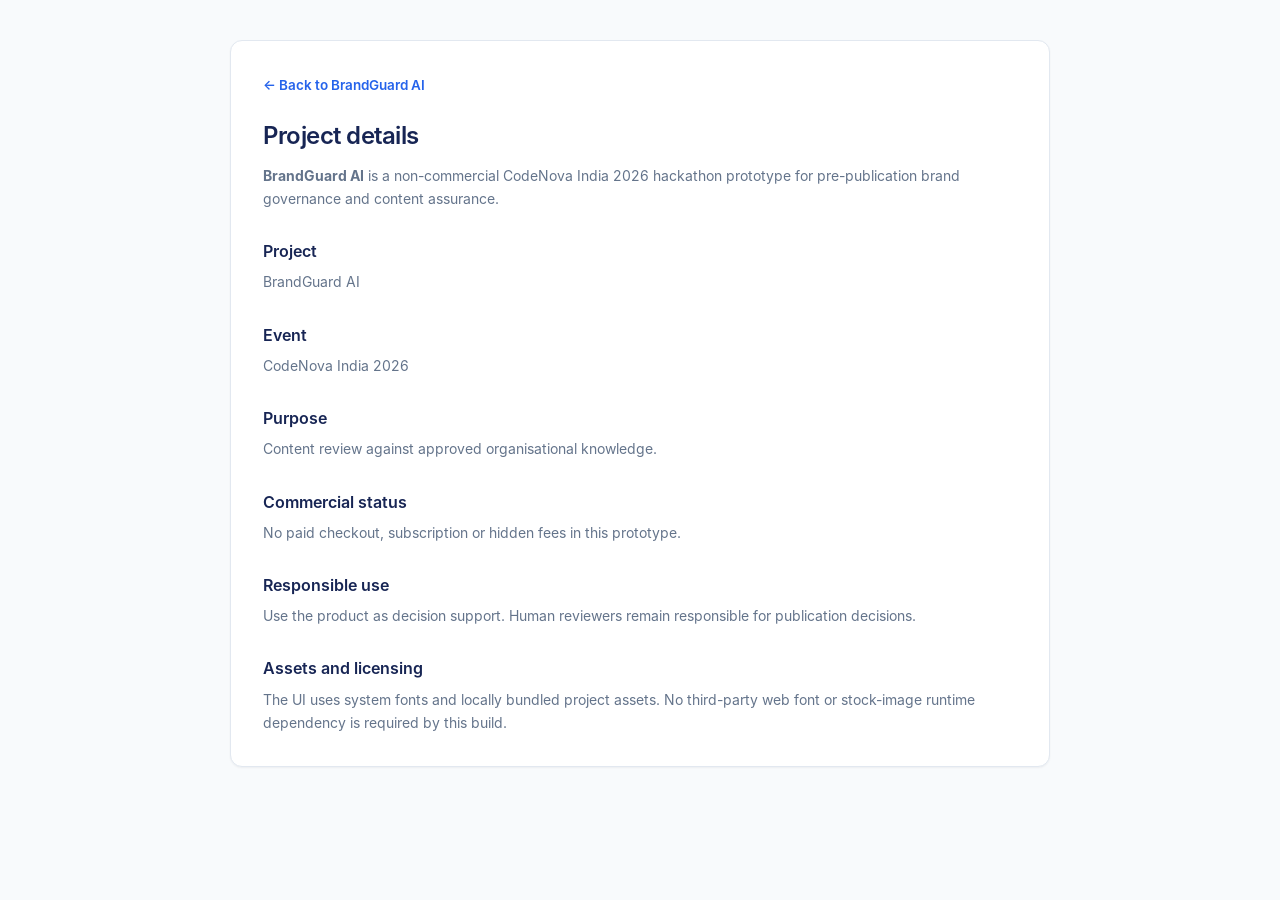
<file: BrandGuard_AI/about.html>
<!doctype html><html lang="en"><head><meta charset="utf-8"><meta name="viewport" content="width=device-width,initial-scale=1"><meta http-equiv="Content-Security-Policy" content="default-src 'self'; style-src 'self' 'unsafe-inline'; object-src 'none'; base-uri 'self'; form-action 'self'; frame-ancestors 'none'"><title>BrandGuard AI · Project details</title><link rel="stylesheet" href="assets/brandguard-ui.css"><style>.wrap{max-width:820px;margin:40px auto;padding:32px;background:var(--card);border:1px solid var(--border);border-radius:var(--r-lg);box-shadow:var(--sh-sm);line-height:1.65}.wrap h1{margin:0 0 8px;font-size:24px;font-weight:600;letter-spacing:-.02em;color:var(--primary)}.wrap h2{margin:28px 0 6px;font-size:16px;font-weight:600;color:var(--primary)}.wrap p,.wrap li{color:var(--text-2);font-size:14px}.back{display:inline-flex;align-items:center;gap:6px;margin-bottom:20px;color:var(--accent);font-weight:600;font-size:13.5px;text-decoration:none}.back:hover{text-decoration:underline}@media(max-width:640px){.wrap{margin:0;border-radius:0;border-width:0 0 1px;padding:22px 16px}}</style></head><body><main class="wrap"><a class="back" href="index.html">← Back to BrandGuard AI</a><h1>Project details</h1><p><b>BrandGuard AI</b> is a non-commercial CodeNova India 2026 hackathon prototype for pre-publication brand governance and content assurance.</p><div class="grid"><div><h2>Project</h2><p>BrandGuard AI</p></div><div><h2>Event</h2><p>CodeNova India 2026</p></div><div><h2>Purpose</h2><p>Content review against approved organisational knowledge.</p></div><div><h2>Commercial status</h2><p>No paid checkout, subscription or hidden fees in this prototype.</p></div></div><h2>Responsible use</h2><p>Use the product as decision support. Human reviewers remain responsible for publication decisions.</p><h2>Assets and licensing</h2><p>The UI uses system fonts and locally bundled project assets. No third-party web font or stock-image runtime dependency is required by this build.</p></main></body></html>
</file>
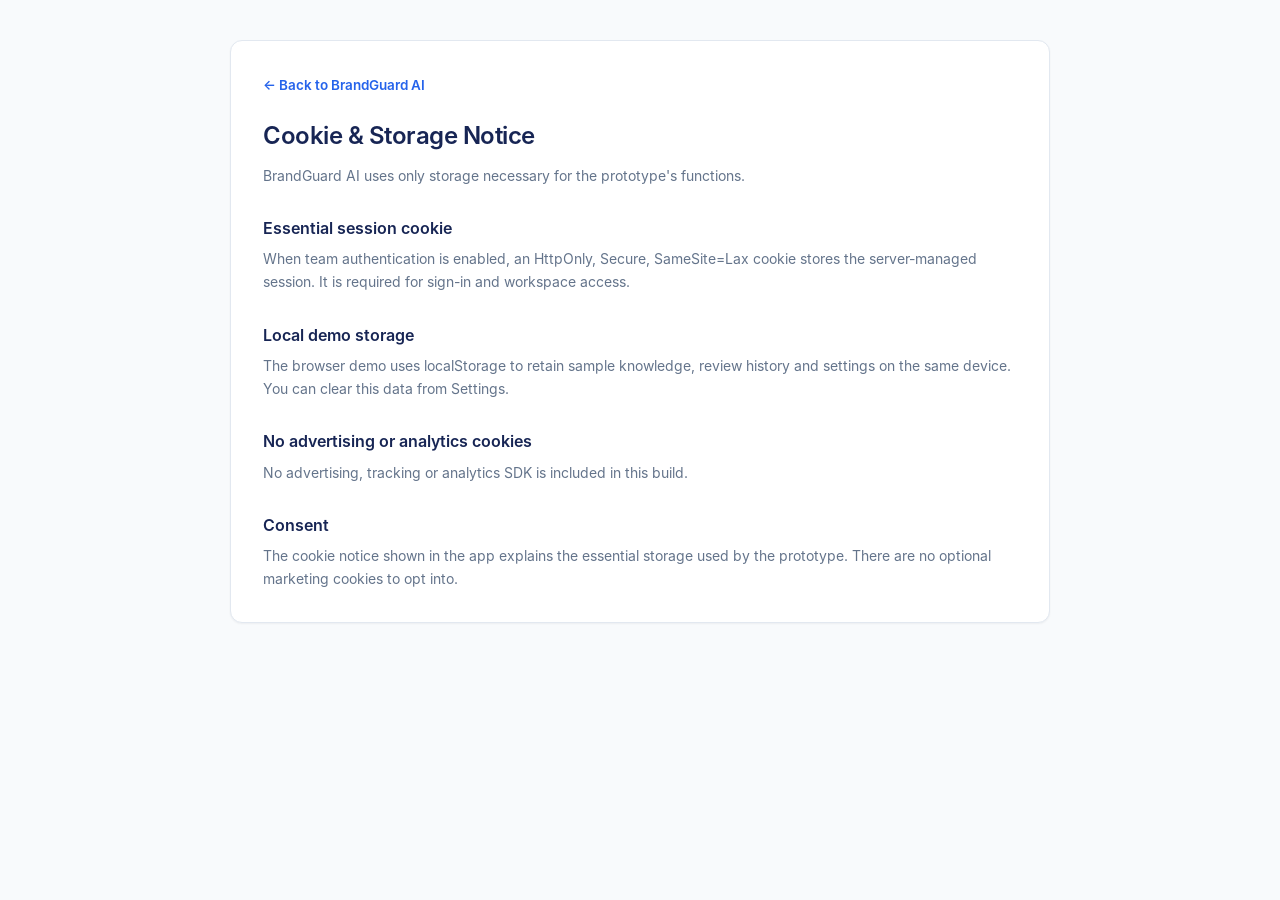
<file: BrandGuard_AI/cookies.html>
<!doctype html><html lang="en"><head><meta charset="utf-8"><meta name="viewport" content="width=device-width,initial-scale=1"><meta http-equiv="Content-Security-Policy" content="default-src 'self'; style-src 'self' 'unsafe-inline'; object-src 'none'; base-uri 'self'; form-action 'self'; frame-ancestors 'none'"><title>BrandGuard AI · Cookies</title><link rel="stylesheet" href="assets/brandguard-ui.css"><style>.wrap{max-width:820px;margin:40px auto;padding:32px;background:var(--card);border:1px solid var(--border);border-radius:var(--r-lg);box-shadow:var(--sh-sm);line-height:1.65}.wrap h1{margin:0 0 8px;font-size:24px;font-weight:600;letter-spacing:-.02em;color:var(--primary)}.wrap h2{margin:28px 0 6px;font-size:16px;font-weight:600;color:var(--primary)}.wrap p,.wrap li{color:var(--text-2);font-size:14px}.back{display:inline-flex;align-items:center;gap:6px;margin-bottom:20px;color:var(--accent);font-weight:600;font-size:13.5px;text-decoration:none}.back:hover{text-decoration:underline}@media(max-width:640px){.wrap{margin:0;border-radius:0;border-width:0 0 1px;padding:22px 16px}}</style></head><body><main class="wrap"><a class="back" href="index.html">← Back to BrandGuard AI</a><h1>Cookie & Storage Notice</h1><p>BrandGuard AI uses only storage necessary for the prototype's functions.</p><h2>Essential session cookie</h2><p>When team authentication is enabled, an HttpOnly, Secure, SameSite=Lax cookie stores the server-managed session. It is required for sign-in and workspace access.</p><h2>Local demo storage</h2><p>The browser demo uses localStorage to retain sample knowledge, review history and settings on the same device. You can clear this data from Settings.</p><h2>No advertising or analytics cookies</h2><p>No advertising, tracking or analytics SDK is included in this build.</p><h2>Consent</h2><p>The cookie notice shown in the app explains the essential storage used by the prototype. There are no optional marketing cookies to opt into.</p></main></body></html>
</file>
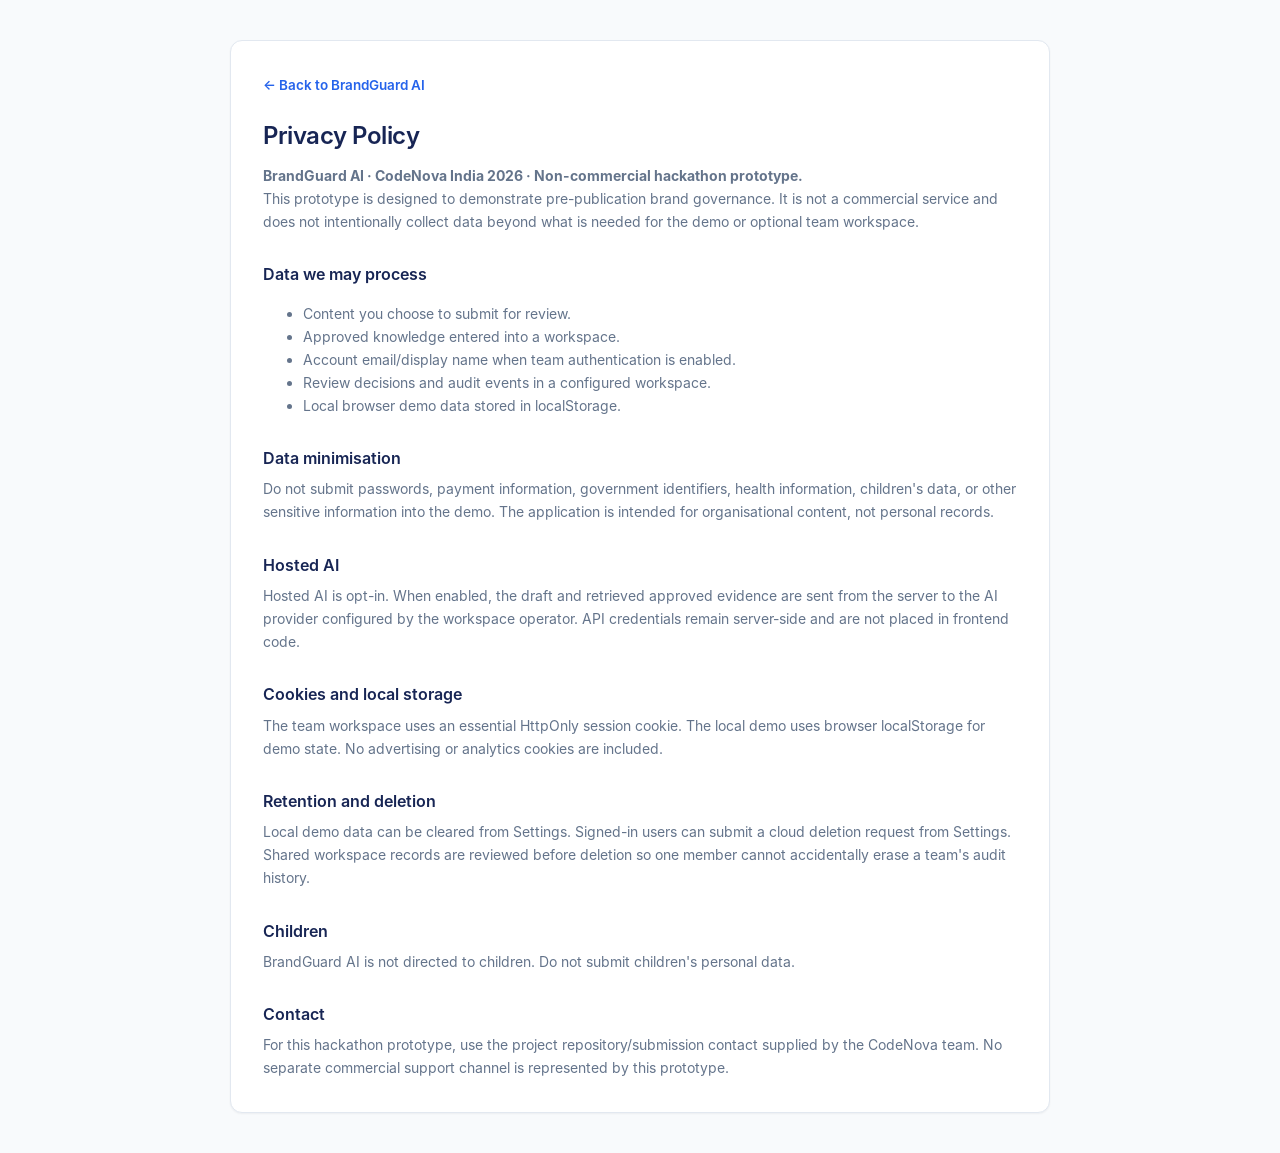
<file: BrandGuard_AI/privacy.html>
<!doctype html><html lang="en"><head><meta charset="utf-8"><meta name="viewport" content="width=device-width,initial-scale=1"><meta http-equiv="Content-Security-Policy" content="default-src 'self'; style-src 'self' 'unsafe-inline'; img-src 'self' data:; font-src 'self'; object-src 'none'; base-uri 'self'; form-action 'self'; frame-ancestors 'none'"><title>BrandGuard AI · Privacy</title><link rel="stylesheet" href="assets/brandguard-ui.css"><style>.wrap{max-width:820px;margin:40px auto;padding:32px;background:var(--card);border:1px solid var(--border);border-radius:var(--r-lg);box-shadow:var(--sh-sm);line-height:1.65}.wrap h1{margin:0 0 8px;font-size:24px;font-weight:600;letter-spacing:-.02em;color:var(--primary)}.wrap h2{margin:28px 0 6px;font-size:16px;font-weight:600;color:var(--primary)}.wrap p,.wrap li{color:var(--text-2);font-size:14px}.back{display:inline-flex;align-items:center;gap:6px;margin-bottom:20px;color:var(--accent);font-weight:600;font-size:13.5px;text-decoration:none}.back:hover{text-decoration:underline}@media(max-width:640px){.wrap{margin:0;border-radius:0;border-width:0 0 1px;padding:22px 16px}}</style></head><body><main class="wrap"><a class="back" href="index.html">← Back to BrandGuard AI</a><h1>Privacy Policy</h1><p><b>BrandGuard AI · CodeNova India 2026 · Non-commercial hackathon prototype.</b></p><p>This prototype is designed to demonstrate pre-publication brand governance. It is not a commercial service and does not intentionally collect data beyond what is needed for the demo or optional team workspace.</p><h2>Data we may process</h2><ul><li>Content you choose to submit for review.</li><li>Approved knowledge entered into a workspace.</li><li>Account email/display name when team authentication is enabled.</li><li>Review decisions and audit events in a configured workspace.</li><li>Local browser demo data stored in localStorage.</li></ul><h2>Data minimisation</h2><p>Do not submit passwords, payment information, government identifiers, health information, children's data, or other sensitive information into the demo. The application is intended for organisational content, not personal records.</p><h2>Hosted AI</h2><p>Hosted AI is opt-in. When enabled, the draft and retrieved approved evidence are sent from the server to the AI provider configured by the workspace operator. API credentials remain server-side and are not placed in frontend code.</p><h2>Cookies and local storage</h2><p>The team workspace uses an essential HttpOnly session cookie. The local demo uses browser localStorage for demo state. No advertising or analytics cookies are included.</p><h2>Retention and deletion</h2><p>Local demo data can be cleared from Settings. Signed-in users can submit a cloud deletion request from Settings. Shared workspace records are reviewed before deletion so one member cannot accidentally erase a team's audit history.</p><h2>Children</h2><p>BrandGuard AI is not directed to children. Do not submit children's personal data.</p><h2>Contact</h2><p>For this hackathon prototype, use the project repository/submission contact supplied by the CodeNova team. No separate commercial support channel is represented by this prototype.</p></main></body></html>
</file>
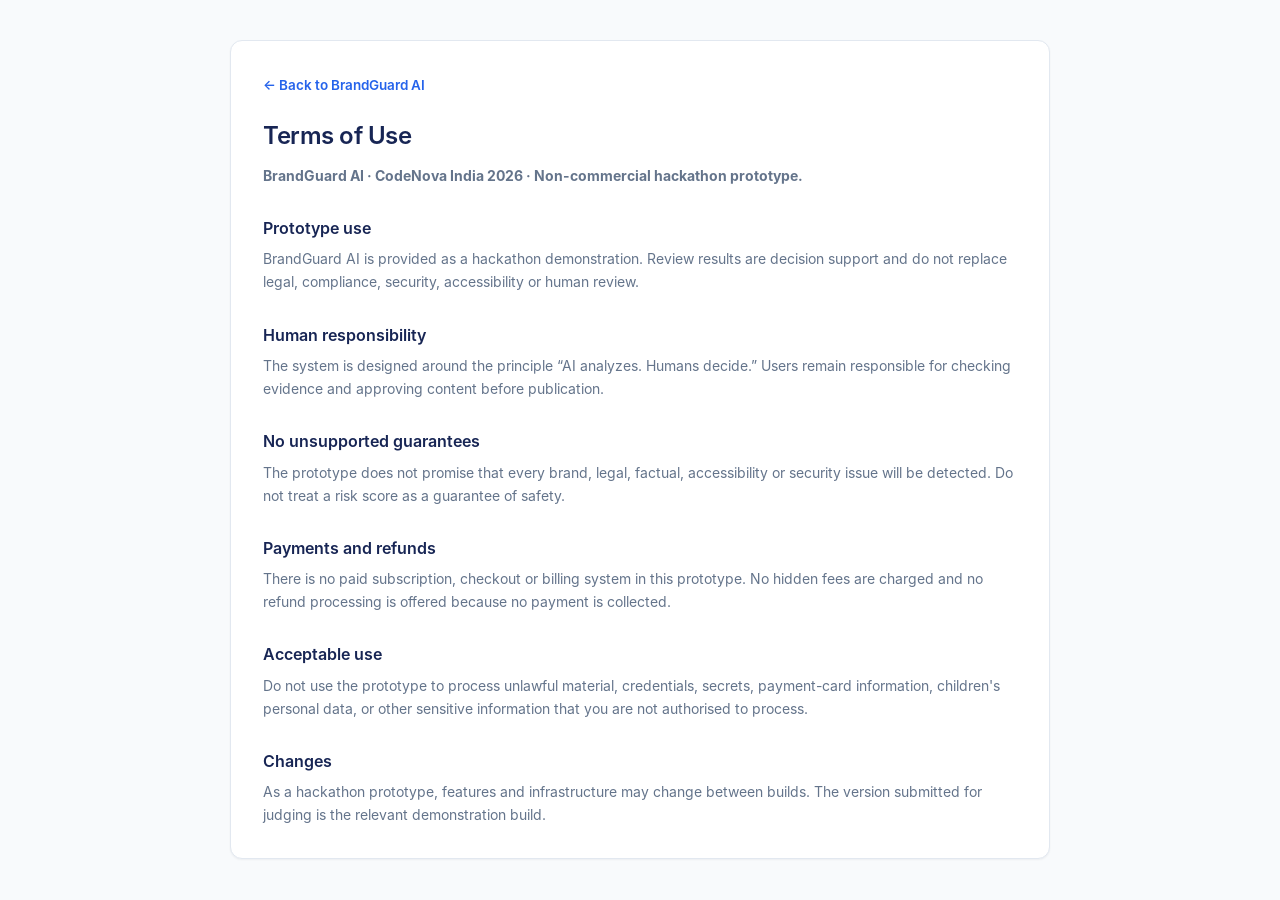
<file: BrandGuard_AI/terms.html>
<!doctype html><html lang="en"><head><meta charset="utf-8"><meta name="viewport" content="width=device-width,initial-scale=1"><meta http-equiv="Content-Security-Policy" content="default-src 'self'; style-src 'self' 'unsafe-inline'; object-src 'none'; base-uri 'self'; form-action 'self'; frame-ancestors 'none'"><title>BrandGuard AI · Terms</title><link rel="stylesheet" href="assets/brandguard-ui.css"><style>.wrap{max-width:820px;margin:40px auto;padding:32px;background:var(--card);border:1px solid var(--border);border-radius:var(--r-lg);box-shadow:var(--sh-sm);line-height:1.65}.wrap h1{margin:0 0 8px;font-size:24px;font-weight:600;letter-spacing:-.02em;color:var(--primary)}.wrap h2{margin:28px 0 6px;font-size:16px;font-weight:600;color:var(--primary)}.wrap p,.wrap li{color:var(--text-2);font-size:14px}.back{display:inline-flex;align-items:center;gap:6px;margin-bottom:20px;color:var(--accent);font-weight:600;font-size:13.5px;text-decoration:none}.back:hover{text-decoration:underline}@media(max-width:640px){.wrap{margin:0;border-radius:0;border-width:0 0 1px;padding:22px 16px}}</style></head><body><main class="wrap"><a class="back" href="index.html">← Back to BrandGuard AI</a><h1>Terms of Use</h1><p><b>BrandGuard AI · CodeNova India 2026 · Non-commercial hackathon prototype.</b></p><h2>Prototype use</h2><p>BrandGuard AI is provided as a hackathon demonstration. Review results are decision support and do not replace legal, compliance, security, accessibility or human review.</p><h2>Human responsibility</h2><p>The system is designed around the principle “AI analyzes. Humans decide.” Users remain responsible for checking evidence and approving content before publication.</p><h2>No unsupported guarantees</h2><p>The prototype does not promise that every brand, legal, factual, accessibility or security issue will be detected. Do not treat a risk score as a guarantee of safety.</p><h2>Payments and refunds</h2><p>There is no paid subscription, checkout or billing system in this prototype. No hidden fees are charged and no refund processing is offered because no payment is collected.</p><h2>Acceptable use</h2><p>Do not use the prototype to process unlawful material, credentials, secrets, payment-card information, children's personal data, or other sensitive information that you are not authorised to process.</p><h2>Changes</h2><p>As a hackathon prototype, features and infrastructure may change between builds. The version submitted for judging is the relevant demonstration build.</p></main></body></html>
</file>
<file: BrandGuard_AI/assets/brandguard-ui.css>
/* ==========================================================================
   BrandGuard AI — Design system
   Palette: Primary #172554 · Secondary #2563EB · Background #F8FAFC
   Type: Inter (bundled locally; the CSP only allows same-origin fonts)
   ========================================================================== */

@font-face{font-family:Inter;font-weight:400;font-style:normal;font-display:swap;src:url(fonts/inter-Regular.woff) format("woff")}
@font-face{font-family:Inter;font-weight:500;font-style:normal;font-display:swap;src:url(fonts/inter-Medium.woff) format("woff")}
@font-face{font-family:Inter;font-weight:600;font-style:normal;font-display:swap;src:url(fonts/inter-SemiBold.woff) format("woff")}
@font-face{font-family:Inter;font-weight:700;font-style:normal;font-display:swap;src:url(fonts/inter-Bold.woff) format("woff")}

:root{
  /* brand */
  --primary:#172554; --primary-2:#1E3A8A; --accent:#2563EB; --accent-2:#1D4ED8; --accent-soft:#EFF6FF; --accent-bd:#BFDBFE;
  /* surface + text */
  --bg:#F8FAFC; --card:#FFFFFF; --muted:#F1F5F9; --text:#1E293B; --text-2:#64748B; --text-3:#94A3B8;
  --border:#E2E8F0; --border-2:#CBD5E1;
  /* status */
  --ok:#15803D; --ok-bg:#F0FDF4; --ok-bd:#BBF7D0;
  --warn:#B45309; --warn-bg:#FFFBEB; --warn-bd:#FDE68A;
  --err:#B4373D; --err-bg:#FEF2F2; --err-bd:#FECACA;
  --crit:#9B1C2E; --crit-bg:#FDEDEF; --crit-bd:#F5B8C0;
  --high:#C2410C; --high-bg:#FFF4EC; --high-bd:#FED7AA;
  /* shape + elevation */
  --r-sm:6px; --r:8px; --r-lg:12px;
  --sh-sm:0 1px 2px rgba(15,23,42,.05);
  --sh-md:0 4px 14px rgba(15,23,42,.07);
  --sh-lg:0 16px 40px rgba(15,23,42,.16);
  --ring:0 0 0 3px rgba(37,99,235,.22);
  --sbw:248px; --topbar:56px;
  --font:Inter,ui-sans-serif,system-ui,-apple-system,"Segoe UI",Roboto,Helvetica,Arial,sans-serif;
}
html[data-sb="collapsed"]{--sbw:68px}

*{box-sizing:border-box}
html{-webkit-text-size-adjust:100%}
html,body{margin:0;min-height:100%;background:var(--bg);color:var(--text);font-family:var(--font);font-size:14px;line-height:1.5;-webkit-font-smoothing:antialiased;font-feature-settings:"cv11","ss03"}
body{overflow-x:hidden}
h1,h2,h3,h4,p{margin:0}
button,input,textarea,select{font:inherit;color:inherit}
button{cursor:pointer}
a{color:var(--accent)}
.hidden{display:none!important}
.muted{color:var(--text-2)}
.sr-only{position:absolute;width:1px;height:1px;overflow:hidden;clip:rect(0 0 0 0);white-space:nowrap}
:focus-visible{outline:none;box-shadow:var(--ring);border-radius:var(--r-sm)}
.i{width:16px;height:16px;flex:0 0 auto;fill:none;stroke:currentColor;stroke-width:2;stroke-linecap:round;stroke-linejoin:round;vertical-align:-3px}
.i.lg{width:20px;height:20px}.i.xl{width:24px;height:24px}.i.sm{width:14px;height:14px}

/* ---------- App shell ---------- */
.app{min-height:100vh}
.sidebar{position:fixed;inset:0 auto 0 0;width:var(--sbw);background:var(--primary);color:#CBD5E1;display:flex;flex-direction:column;z-index:40;transition:width .18s ease,transform .22s ease;overflow:hidden}
.sb-head{display:flex;align-items:center;gap:10px;height:var(--topbar);padding:0 16px;border-bottom:1px solid rgba(255,255,255,.08);flex:0 0 auto}
.brand{display:flex;align-items:center;gap:10px;min-width:0;flex:1}
.brand-mark{width:30px;height:30px;border-radius:8px;background:var(--accent);color:#fff;display:grid;place-items:center;flex:0 0 30px}
.brand-mark .i{width:17px;height:17px;stroke-width:2.2}
.brand-name{font-weight:600;font-size:14.5px;color:#fff;letter-spacing:-.01em;white-space:nowrap}
.brand-sub{font-size:11px;color:#94A3B8;white-space:nowrap;margin-top:-1px}
.sb-toggle{width:28px;height:28px;border:0;border-radius:var(--r-sm);background:transparent;color:#94A3B8;display:grid;place-items:center;flex:0 0 auto}
.sb-toggle:hover{background:rgba(255,255,255,.08);color:#fff}
.sb-scroll{flex:1;overflow-y:auto;padding:14px 10px}
.nav-label{font-size:11px;font-weight:600;letter-spacing:.04em;text-transform:uppercase;color:#7C8DB5;padding:0 10px 8px}
.nav{display:grid;gap:2px}
.nav button{position:relative;display:flex;align-items:center;gap:11px;width:100%;height:36px;padding:0 10px;border:0;border-radius:var(--r);background:transparent;color:#CBD5E1;font-size:13.5px;font-weight:500;text-align:left;transition:background .12s,color .12s}
.nav button .i{width:17px;height:17px;color:#94A3B8;transition:color .12s}
.nav button:hover{background:rgba(255,255,255,.07);color:#fff}
.nav button:hover .i{color:#E2E8F0}
.nav button.active{background:rgba(255,255,255,.11);color:#fff}
.nav button.active .i{color:#93C5FD}
.nav button.active::before{content:"";position:absolute;left:-10px;top:8px;bottom:8px;width:3px;border-radius:0 3px 3px 0;background:#60A5FA}
.nav-text{flex:1;min-width:0;white-space:nowrap;overflow:hidden;text-overflow:ellipsis}
.nav-badge{min-width:20px;height:20px;padding:0 6px;border-radius:999px;background:#F59E0B;color:#422006;font-size:11px;font-weight:700;display:inline-grid;place-items:center;line-height:1}
.sb-foot{flex:0 0 auto;padding:10px;border-top:1px solid rgba(255,255,255,.08)}
.ws-card{display:flex;align-items:center;gap:10px;padding:9px;border-radius:var(--r);background:rgba(255,255,255,.06);min-width:0}
.ws-avatar{width:32px;height:32px;border-radius:8px;background:#DBEAFE;color:var(--primary);display:grid;place-items:center;font-weight:700;font-size:12px;flex:0 0 32px}
.ws-info{min-width:0;flex:1}
.ws-name{font-size:13px;font-weight:600;color:#fff;white-space:nowrap;overflow:hidden;text-overflow:ellipsis}
.ws-meta{font-size:11.5px;color:#94A3B8;display:flex;align-items:center;gap:6px;white-space:nowrap;overflow:hidden;text-overflow:ellipsis}
.dot{width:7px;height:7px;border-radius:50%;background:#94A3B8;flex:0 0 7px;display:inline-block}
.dot.live{background:#34D399}.dot.local{background:#FBBF24}
/* collapsed */
html[data-sb="collapsed"] .brand-text,html[data-sb="collapsed"] .nav-text,html[data-sb="collapsed"] .nav-label,html[data-sb="collapsed"] .ws-info{display:none}
html[data-sb="collapsed"] .sb-head{justify-content:center;padding:0}
html[data-sb="collapsed"] .brand{flex:0 0 auto}
html[data-sb="collapsed"] .sb-toggle{position:absolute;left:50%;transform:translateX(-50%);bottom:-0px;opacity:0;pointer-events:none}
html[data-sb="collapsed"] .nav button{justify-content:center;padding:0}
html[data-sb="collapsed"] .nav-badge{position:absolute;top:2px;right:6px;min-width:16px;height:16px;font-size:10px;padding:0 4px}
html[data-sb="collapsed"] .ws-card{justify-content:center;padding:6px}
html[data-sb="collapsed"] .sb-foot .sb-expand{display:grid}
.sb-expand{display:none;width:100%;height:32px;margin-bottom:8px;border:0;border-radius:var(--r);background:rgba(255,255,255,.06);color:#CBD5E1;place-items:center}
.sb-expand:hover{background:rgba(255,255,255,.12);color:#fff}
/* tooltips (collapsed nav + icon buttons) */
[data-tip]{position:relative}
[data-tip]:hover::after,[data-tip]:focus-visible::after{content:attr(data-tip);position:absolute;z-index:80;background:#0F172A;color:#F8FAFC;font-size:12px;font-weight:500;line-height:1.3;padding:6px 9px;border-radius:var(--r-sm);white-space:nowrap;pointer-events:none;box-shadow:var(--sh-md);bottom:calc(100% + 6px);left:50%;transform:translateX(-50%)}
.nav [data-tip]:hover::after{display:none}
html[data-sb="collapsed"] .nav [data-tip]:hover::after{display:block;bottom:auto;left:calc(100% + 10px);top:50%;transform:translateY(-50%)}
.tip-left[data-tip]:hover::after{left:auto;right:0;transform:none}
.sb-backdrop{position:fixed;inset:0;background:rgba(15,23,42,.45);z-index:35;opacity:0;pointer-events:none;transition:opacity .2s}

.main{margin-left:var(--sbw);min-width:0;min-height:100vh;display:flex;flex-direction:column;transition:margin-left .18s ease}
.topbar{position:sticky;top:0;z-index:20;height:var(--topbar);background:rgba(255,255,255,.92);backdrop-filter:saturate(160%) blur(8px);border-bottom:1px solid var(--border);display:flex;align-items:center;justify-content:space-between;gap:12px;padding:0 28px}
.top-left{display:flex;align-items:center;gap:10px;min-width:0}
.btn.menu-btn{display:none}
.crumb{font-size:13px;color:var(--text-2);white-space:nowrap;overflow:hidden;text-overflow:ellipsis}
.crumb strong{color:var(--text);font-weight:600}
.crumb .sep{color:var(--border-2);margin:0 6px}
.top-actions{display:flex;align-items:center;gap:8px}
.chip{display:inline-flex;align-items:center;gap:7px;height:28px;padding:0 10px;border:1px solid var(--border);border-radius:999px;background:#fff;font-size:12px;font-weight:500;color:var(--text-2);white-space:nowrap}
.chip.local{background:var(--warn-bg);border-color:var(--warn-bd);color:var(--warn)}
.chip.local .dot{background:#F59E0B}
.chip.cloud{background:var(--ok-bg);border-color:var(--ok-bd);color:var(--ok)}
.chip.cloud .dot{background:#22C55E}
.avatar{width:30px;height:30px;border-radius:50%;background:var(--accent-soft);border:1px solid var(--accent-bd);color:var(--primary);display:grid;place-items:center;font-size:11.5px;font-weight:700;flex:0 0 30px}

.content{width:100%;max-width:1360px;margin:0 auto;padding:28px 28px 24px;flex:1}
.page{display:none}
.page.active{display:block;animation:fadeIn .18s ease}
@keyframes fadeIn{from{opacity:0;transform:translateY(3px)}to{opacity:1;transform:none}}
.page-head{display:flex;justify-content:space-between;align-items:flex-start;gap:20px;margin-bottom:20px}
.page-head h1{font-size:22px;line-height:1.25;font-weight:600;letter-spacing:-.02em;color:var(--primary)}
.page-head p{margin-top:4px;color:var(--text-2);font-size:14px;max-width:680px}
.head-actions{display:flex;gap:8px;align-items:center;flex-wrap:wrap;justify-content:flex-end}

/* ---------- Buttons ---------- */
.btn{display:inline-flex;align-items:center;justify-content:center;gap:7px;height:34px;padding:0 13px;border:1px solid var(--border-2);border-radius:var(--r);background:#fff;color:var(--text);font-size:13px;font-weight:500;line-height:1;white-space:nowrap;box-shadow:var(--sh-sm);transition:background .12s,border-color .12s,box-shadow .12s,color .12s}
.btn:hover{background:var(--muted);border-color:#94A3B8}
.btn:active{transform:translateY(.5px)}
.btn:disabled{opacity:.5;cursor:not-allowed;box-shadow:none;transform:none}
.btn:disabled:hover{background:#fff;border-color:var(--border-2)}
.btn.primary{background:var(--accent);border-color:var(--accent);color:#fff;font-weight:600}
.btn.primary:hover{background:var(--accent-2);border-color:var(--accent-2)}
.btn.primary:disabled:hover{background:var(--accent);border-color:var(--accent)}
.btn.dark{background:var(--primary);border-color:var(--primary);color:#fff}
.btn.dark:hover{background:var(--primary-2);border-color:var(--primary-2)}
.btn.danger{color:var(--err);border-color:var(--err-bd);background:#fff}
.btn.danger:hover{background:var(--err-bg);border-color:#E9A4A8}
.btn.danger.solid{background:var(--err);border-color:var(--err);color:#fff}
.btn.danger.solid:hover{background:#9B2C32}
.btn.success{background:var(--ok);border-color:var(--ok);color:#fff;font-weight:600}
.btn.success:hover{background:#166534;border-color:#166534}
.btn.warn{color:var(--warn);border-color:var(--warn-bd);background:#fff}
.btn.warn:hover{background:var(--warn-bg);border-color:#FCD34D}
.btn.warn.solid{background:#D97706;border-color:#D97706;color:#fff}
.btn.ghost{border-color:transparent;background:transparent;box-shadow:none;color:var(--text-2)}
.btn.ghost:hover{background:var(--muted);color:var(--text)}
.btn.small{height:28px;padding:0 10px;font-size:12.5px;border-radius:var(--r-sm);gap:6px}
.btn.icon{width:34px;padding:0}.btn.icon.small{width:28px}
.btn.block{width:100%}
.btn-row{display:flex;gap:8px;flex-wrap:wrap;align-items:center}
.spinner{width:14px;height:14px;border:2px solid rgba(255,255,255,.4);border-top-color:#fff;border-radius:50%;animation:spin .7s linear infinite;display:inline-block}
.btn:not(.primary):not(.dark):not(.success) .spinner{border-color:rgba(100,116,139,.35);border-top-color:var(--text-2)}
@keyframes spin{to{transform:rotate(360deg)}}

/* ---------- Cards ---------- */
.card{background:var(--card);border:1px solid var(--border);border-radius:var(--r-lg);box-shadow:var(--sh-sm);min-width:0}
.card-head{display:flex;justify-content:space-between;align-items:flex-start;gap:12px;padding:16px 20px 0}
.card-head h2{font-size:15px;font-weight:600;color:var(--primary);letter-spacing:-.01em}
.card-head p{font-size:13px;color:var(--text-2);margin-top:2px}
.card-body{padding:16px 20px 20px}
.card-foot{padding:12px 20px;border-top:1px solid var(--border);display:flex;justify-content:space-between;align-items:center;gap:12px;flex-wrap:wrap;background:#FBFCFE;border-radius:0 0 var(--r-lg) var(--r-lg)}
.card.flush .card-body{padding:0}
.card-head + .table-wrap{margin-top:14px}

/* ---------- Badges ---------- */
.badge,.tag{display:inline-flex;align-items:center;gap:5px;height:22px;padding:0 8px;border-radius:999px;border:1px solid var(--border);background:var(--muted);color:var(--text-2);font-size:12px;font-weight:500;white-space:nowrap;line-height:1}
.badge .i,.tag .i{width:12px;height:12px}
.badge.blue,.tag.teal,.tag.blue{background:var(--accent-soft);border-color:var(--accent-bd);color:var(--accent-2)}
.badge.ok,.tag.green{background:var(--ok-bg);border-color:var(--ok-bd);color:var(--ok)}
.badge.warn,.tag.amber{background:var(--warn-bg);border-color:var(--warn-bd);color:var(--warn)}
.badge.err,.tag.red{background:var(--err-bg);border-color:var(--err-bd);color:var(--err)}
.badge.gray,.tag.gray{background:var(--muted);border-color:var(--border);color:var(--text-2)}
.sev{display:inline-flex;align-items:center;gap:6px;height:24px;padding:0 9px;border-radius:var(--r-sm);font-size:12px;font-weight:600;white-space:nowrap;border:1px solid}
.sev::before{content:"";width:7px;height:7px;border-radius:50%;background:currentColor}
.sev.critical{background:var(--crit-bg);border-color:var(--crit-bd);color:var(--crit)}
.sev.high{background:var(--high-bg);border-color:var(--high-bd);color:var(--high)}
.sev.medium{background:var(--warn-bg);border-color:var(--warn-bd);color:var(--warn)}
.sev.low{background:var(--accent-soft);border-color:var(--accent-bd);color:var(--accent-2)}
.sev.passed{background:var(--ok-bg);border-color:var(--ok-bd);color:var(--ok)}
.sev.ack{background:var(--muted);border-color:var(--border);color:var(--text-2)}

/* ---------- Forms ---------- */
.field{min-width:0}
.field>label,.label{display:block;font-size:13px;font-weight:500;color:var(--text);margin-bottom:6px}
.field input,.field select,.field textarea,.input{width:100%;height:36px;border:1px solid var(--border-2);border-radius:var(--r);background:#fff;padding:0 11px;font-size:14px;color:var(--text);transition:border-color .12s,box-shadow .12s}
.field textarea{height:auto;min-height:200px;padding:10px 12px;line-height:1.6;resize:vertical}
.field select{appearance:none;-webkit-appearance:none;padding-right:32px;background:#fff url("data:image/svg+xml,%3Csvg xmlns='http://www.w3.org/2000/svg' width='16' height='16' viewBox='0 0 24 24' fill='none' stroke='%2364748B' stroke-width='2' stroke-linecap='round' stroke-linejoin='round'%3E%3Cpath d='m6 9 6 6 6-6'/%3E%3C/svg%3E") no-repeat right 10px center}
.field input::placeholder,.field textarea::placeholder,.input::placeholder{color:var(--text-3)}
.field input:hover,.field select:hover,.field textarea:hover{border-color:#94A3B8}
.field input:focus,.field select:focus,.field textarea:focus,.input:focus{outline:none;border-color:var(--accent);box-shadow:var(--ring)}
.helper{font-size:12.5px;color:var(--text-2);line-height:1.5;margin-top:6px}
.form-row{display:grid;grid-template-columns:1fr 1fr;gap:14px;margin-bottom:14px}
.form-stack{display:grid;gap:14px}
.search{position:relative;flex:1;min-width:200px;max-width:360px}
.search .i{position:absolute;left:11px;top:50%;transform:translateY(-50%);color:var(--text-3);pointer-events:none}
.search input{width:100%;height:34px;padding:0 11px 0 34px;border:1px solid var(--border-2);border-radius:var(--r);background:#fff;font-size:13.5px}
.search input:focus{outline:none;border-color:var(--accent);box-shadow:var(--ring)}
.select-sm{height:34px;border:1px solid var(--border-2);border-radius:var(--r);background:#fff;padding:0 30px 0 10px;font-size:13px;appearance:none;-webkit-appearance:none;background-image:url("data:image/svg+xml,%3Csvg xmlns='http://www.w3.org/2000/svg' width='16' height='16' viewBox='0 0 24 24' fill='none' stroke='%2364748B' stroke-width='2' stroke-linecap='round' stroke-linejoin='round'%3E%3Cpath d='m6 9 6 6 6-6'/%3E%3C/svg%3E");background-repeat:no-repeat;background-position:right 8px center}
.select-sm:focus{outline:none;border-color:var(--accent);box-shadow:var(--ring)}
/* switch */
input.switch{appearance:none;-webkit-appearance:none;width:36px;height:20px;border-radius:999px;background:var(--border-2);position:relative;cursor:pointer;border:0;flex:0 0 36px;transition:background .15s;margin:0}
input.switch::after{content:"";position:absolute;top:2px;left:2px;width:16px;height:16px;border-radius:50%;background:#fff;box-shadow:0 1px 2px rgba(15,23,42,.3);transition:transform .15s}
input.switch:checked{background:var(--accent)}
input.switch:checked::after{transform:translateX(16px)}
input.switch:disabled{opacity:.45;cursor:not-allowed}
input.switch:focus-visible{box-shadow:var(--ring)}
.setting{display:flex;justify-content:space-between;align-items:flex-start;gap:18px;padding:14px 0;border-top:1px solid var(--border)}
.setting:first-child{border-top:0;padding-top:0}
.setting:last-child{padding-bottom:0}
.setting strong{display:block;font-size:14px;font-weight:500;color:var(--text)}
.setting small{display:block;font-size:13px;color:var(--text-2);margin-top:2px;max-width:560px;line-height:1.5}
.settings-row{display:flex;justify-content:space-between;align-items:flex-start;gap:18px;padding:14px 0;border-top:1px solid var(--border)}
.settings-row:first-child{border-top:0;padding-top:0}

/* ---------- Alerts / notices ---------- */
.notice{display:flex;gap:10px;align-items:flex-start;padding:11px 13px;border:1px solid var(--accent-bd);background:var(--accent-soft);border-radius:var(--r);color:#1E3A8A;font-size:13px;line-height:1.55}
.notice .i{margin-top:2px;color:var(--accent)}
.notice.warn{background:var(--warn-bg);border-color:var(--warn-bd);color:#78350F}
.notice.warn .i{color:var(--warn)}
.notice.ok{background:var(--ok-bg);border-color:var(--ok-bd);color:#14532D}
.notice.ok .i{color:var(--ok)}
.notice.plain{background:var(--muted);border-color:var(--border);color:var(--text-2)}
.notice.plain .i{color:var(--text-2)}
.footer-note{margin-top:20px;font-size:12.5px;color:var(--text-2);line-height:1.55;max-width:900px}

/* accordion */
details.disclosure{border:1px solid var(--border);border-radius:var(--r);background:#fff}
details.disclosure+details.disclosure{margin-top:8px}
details.disclosure>summary{list-style:none;display:flex;align-items:center;gap:8px;padding:11px 14px;font-size:13.5px;font-weight:500;cursor:pointer;color:var(--text)}
details.disclosure>summary::-webkit-details-marker{display:none}
details.disclosure>summary .i{color:var(--text-3);transition:transform .15s;margin-left:auto}
details.disclosure[open]>summary .i{transform:rotate(180deg)}
details.disclosure>summary:hover{background:var(--muted);border-radius:var(--r)}
details.disclosure .dis-body{padding:2px 14px 14px;font-size:13px;color:var(--text-2);line-height:1.65}
details.disclosure ul{margin:6px 0 0;padding-left:18px}
details.disclosure li{margin:4px 0}

/* ---------- KPI ---------- */
.kpis{display:grid;grid-template-columns:repeat(4,minmax(0,1fr));gap:12px;margin-bottom:16px}
.kpi{padding:14px 16px}
.kpi-label{font-size:12.5px;color:var(--text-2);font-weight:500;display:flex;align-items:center;gap:6px}
.kpi-value{font-size:24px;font-weight:600;letter-spacing:-.02em;color:var(--primary);margin-top:4px;font-variant-numeric:tabular-nums}
.kpi-foot{font-size:12px;color:var(--text-3);margin-top:1px}

/* ---------- Tables ---------- */
.table-wrap{overflow-x:auto}
table{width:100%;border-collapse:collapse}
th{position:sticky;top:0;text-align:left;padding:9px 16px;font-size:12px;font-weight:600;color:var(--text-2);background:#F8FAFC;border-top:1px solid var(--border);border-bottom:1px solid var(--border);white-space:nowrap}
td{padding:12px 16px;border-bottom:1px solid var(--border);font-size:13.5px;color:var(--text);vertical-align:top}
tbody tr:last-child td{border-bottom:0}
tbody tr{transition:background .1s}
tbody tr:hover{background:#F8FAFC}
td.nowrap,th.nowrap{white-space:nowrap}
.t-title{font-weight:500;color:var(--text)}
.t-sub{font-size:12.5px;color:var(--text-2);margin-top:2px}
.t-clip{display:-webkit-box;-webkit-line-clamp:2;-webkit-box-orient:vertical;overflow:hidden;color:var(--text-2);max-width:460px}
.t-actions{display:flex;gap:6px;flex-wrap:nowrap;justify-content:flex-end}
th.right,td.right{text-align:right}
.empty-row td{padding:36px 16px;text-align:center;color:var(--text-2)}
.table-empty{padding:44px 20px;text-align:center}

/* ---------- Toolbar + chips ---------- */
.toolbar{display:flex;align-items:center;gap:10px;flex-wrap:wrap;padding:14px 16px;border-bottom:1px solid var(--border)}
.toolbar .grow{flex:1}
.chips{display:flex;gap:6px;flex-wrap:wrap}
.fchip{display:inline-flex;align-items:center;gap:6px;height:28px;padding:0 10px;border:1px solid var(--border-2);border-radius:999px;background:#fff;color:var(--text-2);font-size:12.5px;font-weight:500;transition:all .12s}
.fchip:hover{border-color:#94A3B8;color:var(--text)}
.fchip.active{background:var(--primary);border-color:var(--primary);color:#fff}
.fchip b{font-weight:600;font-variant-numeric:tabular-nums;font-size:12px;opacity:.75}
.result-count{font-size:12.5px;color:var(--text-2);white-space:nowrap}

/* ---------- Review layout ---------- */
.review-layout{display:grid;grid-template-columns:minmax(0,1fr) 340px;gap:16px;align-items:start}
.side-stack{display:grid;gap:16px}
.upload-box{display:flex;align-items:center;gap:14px;padding:12px 14px;border:1px dashed var(--border-2);border-radius:var(--r);background:#FBFCFE}
.upload-box .u-ico{width:36px;height:36px;border-radius:var(--r);background:var(--muted);display:grid;place-items:center;color:var(--text-2);flex:0 0 36px}
.upload-box .u-copy{flex:1;min-width:0}
.upload-box strong{display:block;font-size:13.5px;font-weight:500}
.upload-box small{display:block;color:var(--text-2);font-size:12.5px}
.upload-box input[type=file]{max-width:210px;font-size:12px;color:var(--text-2)}
input[type=file]::file-selector-button{height:28px;border:1px solid var(--border-2);border-radius:var(--r-sm);background:#fff;padding:0 10px;margin-right:8px;font-size:12.5px;font-weight:500;color:var(--text);cursor:pointer}
input[type=file]::file-selector-button:hover{background:var(--muted)}
.preview-img{display:none;margin-top:10px;max-height:96px;max-width:100%;border:1px solid var(--border);border-radius:var(--r);object-fit:contain;background:#fff}
.editor-meta{display:flex;justify-content:space-between;align-items:center;gap:10px;margin:8px 0 14px;flex-wrap:wrap}
.counter{font-size:12.5px;color:var(--text-2);font-variant-numeric:tabular-nums}
.example-links{display:flex;gap:6px;align-items:center;flex-wrap:wrap;font-size:12.5px;color:var(--text-2)}

.policy-list{display:grid;gap:0}
.policy-item{display:flex;justify-content:space-between;align-items:center;gap:10px;padding:7px 0;border-top:1px solid var(--border);font-size:13px}
.policy-item:first-child{border-top:0}
.policy-item span:first-child{color:var(--text);font-weight:500;min-width:0}
.policy-item small{color:var(--text-3);display:inline;font-size:12px;font-weight:400;margin-left:6px}
.policy-sub{font-size:12px;font-weight:600;color:var(--text-2);text-transform:uppercase;letter-spacing:.04em;margin:16px 0 4px}
.check-line{display:flex;align-items:center;gap:8px;font-size:13px;padding:4px 0;color:var(--text)}
.check-line .i{color:var(--ok)}.check-line.off{color:var(--text-3)}.check-line.off .i{color:var(--text-3)}

/* stepper (analysis workflow) */
.stepper{display:grid;gap:0;margin:0;padding:0;list-style:none}
.step{display:grid;grid-template-columns:24px 1fr;gap:12px;position:relative;padding-bottom:14px}
.step:last-child{padding-bottom:0}
.step::before{content:"";position:absolute;left:11.5px;top:26px;bottom:2px;width:1px;background:var(--border-2)}
.step:last-child::before{display:none}
.step-dot{width:24px;height:24px;border-radius:50%;border:1.5px solid var(--border-2);background:#fff;color:var(--text-3);display:grid;place-items:center;font-size:12px;font-weight:600;font-variant-numeric:tabular-nums;position:relative;z-index:1}
.step-dot .i{width:13px;height:13px;stroke-width:2.6}
.step strong{display:block;font-size:13.5px;font-weight:500;color:var(--text-2);line-height:24px}
.step small{display:block;font-size:12.5px;color:var(--text-3);margin-top:-2px;line-height:1.45}
.step.done .step-dot{background:var(--ok);border-color:var(--ok);color:#fff}
.step.done strong{color:var(--text)}
.step.done::before{background:var(--ok)}
.step.active .step-dot{border-color:var(--accent);color:var(--accent);box-shadow:0 0 0 3px rgba(37,99,235,.15)}
.step.active strong{color:var(--text)}
.step.active .step-dot .spinner{width:12px;height:12px;border-color:rgba(37,99,235,.25);border-top-color:var(--accent)}

/* ---------- Results ---------- */
.results{margin-top:16px}
.results-empty{padding:40px 20px 44px;text-align:center}
.empty-icon{width:44px;height:44px;margin:0 auto 12px;border-radius:var(--r-lg);background:var(--muted);color:var(--text-2);display:grid;place-items:center}
.results-empty strong{display:block;font-size:14.5px;font-weight:600;color:var(--text)}
.results-empty p{font-size:13.5px;color:var(--text-2);max-width:420px;margin:4px auto 0}
.results-empty .btn{margin-top:14px}
.results-top{display:grid;grid-template-columns:minmax(0,1.1fr) minmax(0,1fr);gap:14px;padding:16px 20px 0}
.panel{border:1px solid var(--border);border-radius:var(--r-lg);background:#fff;padding:16px;min-width:0}
.panel h3{font-size:13.5px;font-weight:600;color:var(--primary);display:flex;align-items:center;gap:8px;flex-wrap:wrap}
.panel>.helper:first-of-type{margin-top:2px}
.risk-panel{display:flex;gap:18px;align-items:center}
.gauge-wrap{position:relative;width:96px;height:96px;flex:0 0 96px}
.gauge{width:96px;height:96px;transform:rotate(-90deg)}
.gauge circle{fill:none;stroke-width:8}
.g-bg{stroke:var(--muted)}
.g-fg{stroke:var(--ok);stroke-linecap:round;transition:stroke-dashoffset .6s ease}
.risk-medium .g-fg{stroke:#D97706}.risk-high .g-fg{stroke:#EA580C}.risk-critical .g-fg{stroke:var(--crit)}
.g-num{position:absolute;inset:0;display:grid;place-content:center;text-align:center;line-height:1}
.g-num b{font-size:26px;font-weight:700;letter-spacing:-.03em;color:var(--primary);font-variant-numeric:tabular-nums}
.g-num small{font-size:11px;color:var(--text-3);margin-top:3px}
.risk-copy{min-width:0}
.risk-copy .eyebrow-s{font-size:12px;font-weight:600;color:var(--text-2);text-transform:uppercase;letter-spacing:.04em}
.risk-copy strong{display:block;font-size:17px;font-weight:600;color:var(--primary);margin:2px 0 4px;letter-spacing:-.01em}
.risk-copy p{font-size:13px;color:var(--text-2);margin-bottom:8px}
.sev-counts{display:flex;gap:6px;flex-wrap:wrap;margin-top:10px}
.gov-grid{display:grid;grid-template-columns:1fr 1fr;gap:12px;margin-top:12px}
.gov-cell small{display:block;font-size:12px;color:var(--text-2)}
.gov-cell strong{display:block;font-size:14px;font-weight:600;color:var(--text);margin-top:2px}
.gov-note{margin-top:12px;padding-top:12px;border-top:1px solid var(--border);font-size:13px;color:var(--text-2);line-height:1.55}
.gov-note p+p{margin-top:6px}
.section{padding:18px 20px 0}
.section-head{display:flex;align-items:center;justify-content:space-between;gap:10px;margin-bottom:10px}
.section-head h3{font-size:13.5px;font-weight:600;color:var(--primary);display:flex;align-items:center;gap:8px}
.agent-grid{display:grid;grid-template-columns:repeat(3,minmax(0,1fr));gap:10px}
.agent-tile{border:1px solid var(--border);border-radius:var(--r);padding:12px 13px;background:#fff;min-width:0;display:flex;flex-direction:column;gap:6px}
.agent-tile.flagged{border-color:var(--high-bd);background:linear-gradient(0deg,#fff,#FFFAF6)}
.agent-tile.review{border-color:var(--warn-bd)}
.agent-top{display:flex;align-items:center;justify-content:space-between;gap:8px}
.agent-top strong{font-size:13.5px;font-weight:600;color:var(--text)}
.agent-tile p{font-size:12.5px;color:var(--text-2);line-height:1.5;flex:1;overflow-wrap:anywhere}
.agent-foot{display:flex;justify-content:space-between;align-items:center;font-size:12px;color:var(--text-3);padding-top:6px;border-top:1px solid var(--border)}
.agent-foot b{font-size:12.5px;color:var(--text-2);font-weight:600;font-variant-numeric:tabular-nums}
.finding-list{display:grid;gap:10px}
.finding{border:1px solid var(--border);border-radius:var(--r-lg);background:#fff;overflow:hidden;position:relative;transition:box-shadow .15s,border-color .15s}
.finding::before{content:"";position:absolute;left:0;top:0;bottom:0;width:3px;background:var(--text-3)}
.finding.critical::before{background:var(--crit)}.finding.high::before{background:#EA580C}.finding.medium::before{background:#D97706}.finding.low::before{background:var(--accent)}
.finding:hover{border-color:var(--border-2)}
.finding.open{box-shadow:var(--sh-md)}
.finding.acked{opacity:.65}
.finding-head{display:flex;align-items:center;gap:12px;padding:12px 14px 12px 18px;cursor:pointer;user-select:none}
.finding-head:hover{background:#FBFCFE}
.finding-title{flex:1;min-width:0}
.finding-title strong{display:block;font-size:14px;font-weight:600;color:var(--text);line-height:1.35}
.finding-title small{display:block;font-size:12.5px;color:var(--text-2);margin-top:1px;overflow-wrap:anywhere}
.finding-head .chev{color:var(--text-3);transition:transform .15s}
.finding.open .chev{transform:rotate(180deg)}
.finding-body{display:none;padding:2px 18px 16px;border-top:1px solid var(--border)}
.finding.open .finding-body{display:block}
.kv{display:grid;gap:14px;margin:14px 0 0}
.kv>div{min-width:0}
.kv dt{font-size:12px;font-weight:600;color:var(--text-2);text-transform:uppercase;letter-spacing:.04em;margin-bottom:4px}
.kv dd{margin:0;font-size:13.5px;line-height:1.6;color:var(--text);overflow-wrap:anywhere}
.kv mark{background:#FEF3C7;color:#78350F;padding:1px 5px;border-radius:4px;font-weight:500}
.evidence{background:#F8FAFC;border:1px solid var(--border);border-left:3px solid var(--accent);border-radius:var(--r);padding:11px 13px}
.evidence p{font-size:13.5px;line-height:1.6;margin:0 0 8px}
.ev-meta{display:flex;gap:8px;flex-wrap:wrap;align-items:center}
.fixbox{background:var(--ok-bg);border:1px solid var(--ok-bd);border-radius:var(--r);padding:11px 13px}
.fixbox dt{color:var(--ok)}
.src-ref{display:flex;align-items:center;gap:8px;flex-wrap:wrap;font-size:13px}
.src-ref code{font-family:ui-monospace,SFMono-Regular,Menlo,Consolas,monospace;font-size:12px;background:var(--muted);padding:2px 6px;border-radius:4px;color:var(--text-2)}
.finding-actions{display:flex;gap:8px;flex-wrap:wrap;margin-top:14px;padding-top:14px;border-top:1px solid var(--border)}
.retrieval-list{display:grid;grid-template-columns:repeat(2,minmax(0,1fr));gap:10px;margin-top:10px}
.retrieval-item{border:1px solid var(--border);border-radius:var(--r);padding:11px 13px;background:#fff;min-width:0}
.retrieval-item strong{display:block;font-size:13.5px;font-weight:600}
.retrieval-item small{display:block;color:var(--text-2);font-size:12.5px;margin-top:1px}
.retrieval-item p{font-size:13px;color:var(--text-2);line-height:1.55;margin:8px 0 0;overflow-wrap:anywhere}
.rel{display:flex;align-items:center;gap:8px;margin-top:8px;font-size:12px;color:var(--text-2)}
.rel-track{flex:1;height:5px;background:var(--muted);border-radius:999px;overflow:hidden}
.rel-track span{display:block;height:100%;background:var(--accent);border-radius:999px}
.visual-result{margin:18px 20px 0;padding:12px 14px;border:1px solid var(--border);border-radius:var(--r);background:#F8FAFC;font-size:13px;color:var(--text-2);line-height:1.6}
.visual-result strong{color:var(--text);display:block;margin-bottom:2px}
.result-footer{margin-top:20px;padding:14px 20px;border-top:1px solid var(--border);background:#FBFCFE;border-radius:0 0 var(--r-lg) var(--r-lg);display:flex;justify-content:space-between;align-items:center;gap:14px;flex-wrap:wrap}
.review-status{font-size:13px;color:var(--text-2);display:flex;align-items:center;gap:8px}
.passed-state{display:flex;gap:14px;align-items:center;padding:16px;border:1px solid var(--ok-bd);background:var(--ok-bg);border-radius:var(--r-lg)}
.passed-state .i{color:var(--ok)}
.passed-state strong{display:block;font-size:14px;color:#14532D}
.passed-state p{font-size:13px;color:#166534;margin-top:1px}
/* skeleton */
.skeleton-wrap{padding:16px 20px 20px;display:grid;gap:12px}
.sk{border-radius:var(--r);background:linear-gradient(90deg,#EEF2F7 25%,#F8FAFC 37%,#EEF2F7 63%);background-size:400% 100%;animation:sk 1.3s ease infinite}
@keyframes sk{0%{background-position:100% 50%}100%{background-position:0 50%}}
.sk.h1{height:104px}.sk.h2{height:74px}.sk.h3{height:46px}

/* ---------- Vault ---------- */
.cat-badge{display:inline-flex;align-items:center;gap:6px;height:22px;padding:0 8px;border-radius:var(--r-sm);font-size:12px;font-weight:500;background:var(--muted);color:var(--text);border:1px solid var(--border);white-space:nowrap}
.cat-badge.restricted{background:var(--err-bg);border-color:var(--err-bd);color:var(--err)}
.cat-badge.preferred{background:var(--ok-bg);border-color:var(--ok-bd);color:var(--ok)}
.cat-badge.claim,.cat-badge.fact{background:var(--accent-soft);border-color:var(--accent-bd);color:var(--accent-2)}
.cat-badge.visual{background:#F5F3FF;border-color:#DDD6FE;color:#5B21B6}
.cat-badge.access{background:#ECFEFF;border-color:#A5F3FC;color:#155E75}
.cat-badge.brand{background:#F1F5F9}
.ver{font-variant-numeric:tabular-nums;color:var(--text-2);font-size:13px}

/* ---------- Charts ---------- */
.chart-grid{display:grid;grid-template-columns:repeat(2,minmax(0,1fr));gap:16px;margin-bottom:16px}
.chart-grid.three{grid-template-columns:repeat(3,minmax(0,1fr))}
.chart-card .card-body{padding-top:14px}
.chart-empty{display:flex;flex-direction:column;align-items:center;justify-content:center;text-align:center;min-height:150px;color:var(--text-2);gap:6px}
.chart-empty .i{width:22px;height:22px;color:var(--text-3)}
.chart-empty strong{font-size:13.5px;color:var(--text);font-weight:500}
.chart-empty span{font-size:13px;max-width:280px}
.cols{display:flex;align-items:flex-end;gap:5px;height:150px;padding-top:8px}
.col{flex:1;display:flex;flex-direction:column;align-items:center;justify-content:flex-end;height:100%;min-width:0;gap:6px}
.col-bar{width:100%;max-width:28px;border-radius:4px 4px 0 0;background:var(--accent);min-height:3px;transition:height .4s ease,background .12s}
.col:hover .col-bar{background:var(--primary)}
.col.zero .col-bar{background:var(--border);}
.col small{font-size:11px;color:var(--text-3);font-variant-numeric:tabular-nums;white-space:nowrap}
.col-val{font-size:11.5px;font-weight:600;color:var(--text-2);height:14px;line-height:14px}
.donut-wrap{display:flex;gap:22px;align-items:center;flex-wrap:wrap}
.donut{width:132px;height:132px;flex:0 0 132px;position:relative}
.donut svg{width:132px;height:132px;transform:rotate(-90deg)}
.donut circle{fill:none;stroke-width:16}
.donut-c{position:absolute;inset:0;display:grid;place-content:center;text-align:center;line-height:1.1}
.donut-c b{font-size:24px;font-weight:700;color:var(--primary);font-variant-numeric:tabular-nums}
.donut-c small{font-size:12px;color:var(--text-2)}
.legend{display:grid;gap:7px;flex:1;min-width:140px}
.legend div{display:flex;align-items:center;gap:8px;font-size:13px}
.legend i{width:9px;height:9px;border-radius:3px;flex:0 0 9px}
.legend b{margin-left:auto;font-weight:600;font-variant-numeric:tabular-nums}
.hbars{display:grid;gap:12px}
.hbar-top{display:flex;justify-content:space-between;gap:12px;font-size:13px;margin-bottom:5px}
.hbar-top span{min-width:0;overflow-wrap:anywhere}
.hbar-top b{font-weight:600;font-variant-numeric:tabular-nums}
.hbar-track{height:7px;background:var(--muted);border-radius:999px;overflow:hidden}
.hbar-track span{display:block;height:100%;background:var(--accent);border-radius:999px;transition:width .4s ease}
.segbar{display:flex;height:12px;border-radius:999px;overflow:hidden;background:var(--muted);margin:2px 0 14px}
.segbar span{display:block;height:100%}
.reco{display:grid;gap:10px}
.reco-item{display:flex;gap:10px;padding:11px 13px;border:1px solid var(--border);border-radius:var(--r);font-size:13.5px;line-height:1.55}
.reco-item .i{margin-top:2px;color:var(--accent)}
.reco-item b{display:block;font-weight:600;margin-bottom:1px}
.reco-item span{color:var(--text-2);font-size:13px}

/* ---------- Audit ---------- */
.ev{display:inline-flex;align-items:center;gap:8px;font-weight:500;white-space:nowrap}
.ev-ico{width:26px;height:26px;border-radius:var(--r-sm);display:grid;place-items:center;background:var(--muted);color:var(--text-2);flex:0 0 26px}
.ev-ico .i{width:14px;height:14px}
.ev-review .ev-ico{background:var(--accent-soft);color:var(--accent-2)}
.ev-fix .ev-ico{background:var(--ok-bg);color:var(--ok)}
.ev-ack .ev-ico{background:var(--muted);color:var(--text-2)}
.ev-draft .ev-ico{background:var(--muted);color:var(--text-2)}
.ev-send .ev-ico{background:var(--warn-bg);color:var(--warn)}
.ev-decision .ev-ico{background:#F5F3FF;color:#5B21B6}
.ev-kadd .ev-ico{background:var(--ok-bg);color:var(--ok)}
.ev-kedit .ev-ico{background:var(--accent-soft);color:var(--accent-2)}
.ev-kdel .ev-ico{background:var(--err-bg);color:var(--err)}
.ev-settings .ev-ico{background:var(--muted);color:var(--text-2)}
.time-cell{color:var(--text-2);font-size:13px;white-space:nowrap;font-variant-numeric:tabular-nums}

/* ---------- Team ---------- */
.mode-banner{display:flex;gap:16px;align-items:center;padding:16px 20px;margin-bottom:16px;border-left:3px solid var(--warn)}
.mode-banner.cloud{border-left-color:var(--ok)}
.mode-ico{width:40px;height:40px;border-radius:var(--r-lg);display:grid;place-items:center;background:var(--warn-bg);color:var(--warn);flex:0 0 40px}
.mode-banner.cloud .mode-ico{background:var(--ok-bg);color:var(--ok)}
.mode-banner strong{font-size:15px;font-weight:600;color:var(--primary)}
.mode-banner p{font-size:13.5px;color:var(--text-2);margin-top:2px}
.mode-compare{display:grid;grid-template-columns:1fr 1fr;gap:12px;margin-bottom:16px}
.mode-opt{padding:14px 16px;border:1px solid var(--border);border-radius:var(--r-lg);background:#fff;display:flex;gap:12px}
.mode-opt.on{border-color:var(--accent);box-shadow:0 0 0 1px var(--accent) inset;background:var(--accent-soft)}
.mode-opt strong{display:flex;gap:8px;align-items:center;font-size:14px;font-weight:600}
.mode-opt p{font-size:13px;color:var(--text-2);margin-top:3px;line-height:1.5}
.team-grid{display:grid;grid-template-columns:repeat(2,minmax(0,1fr));gap:16px;align-items:start}
.workspace-meta{margin-top:12px;padding:9px 12px;border:1px solid var(--border);border-radius:var(--r);background:#F8FAFC;font-size:13px;color:var(--text-2)}
.member-list{display:grid}
.member-row{display:flex;justify-content:space-between;align-items:center;gap:12px;padding:10px 0;border-top:1px solid var(--border)}
.member-row:first-child{border-top:0;padding-top:0}
.member-row .m-left{display:flex;align-items:center;gap:10px;min-width:0}
.member-row strong{display:block;font-size:13.5px;font-weight:500}
.member-row small{display:block;font-size:12.5px;color:var(--text-2);overflow-wrap:anywhere}
.role-pill{font-size:12px;font-weight:500;padding:3px 9px;border-radius:999px;background:var(--accent-soft);border:1px solid var(--accent-bd);color:var(--accent-2);text-transform:capitalize}
.invite-panel{margin-top:2px}
.status-list{display:grid}
.status-row{display:flex;justify-content:space-between;align-items:center;gap:14px;padding:11px 0;border-top:1px solid var(--border);font-size:13.5px}
.status-row:first-child{border-top:0;padding-top:0}
.status-row:last-child{padding-bottom:0}
.status-row .s-left{display:flex;align-items:center;gap:10px;min-width:0}
.status-row .s-left .i{color:var(--text-3)}
.status-row small{display:block;color:var(--text-2);font-size:12.5px}
.perm{text-align:center}
.perm .i{color:var(--ok)}.perm .no{color:var(--border-2)}
.perm-table th,.perm-table td{padding:10px 12px}
.perm-table td:first-child{font-weight:500}
.perm-table th:not(:first-child){text-align:center}

/* ---------- Settings ---------- */
.settings-layout{display:grid;grid-template-columns:200px minmax(0,1fr);gap:24px;align-items:start}
.settings-nav{position:sticky;top:calc(var(--topbar) + 20px);display:grid;gap:2px}
.settings-nav a{display:flex;align-items:center;gap:9px;padding:7px 10px;border-radius:var(--r);color:var(--text-2);text-decoration:none;font-size:13.5px;font-weight:500}
.settings-nav a:hover{background:var(--muted);color:var(--text)}
.settings-nav a.active{background:var(--accent-soft);color:var(--accent-2)}
.settings-stack{display:grid;gap:16px;min-width:0}
.settings-stack .card{scroll-margin-top:calc(var(--topbar) + 16px)}
.card-ico{width:28px;height:28px;border-radius:var(--r);background:var(--accent-soft);color:var(--accent);display:grid;place-items:center;flex:0 0 28px;margin-right:10px}
.card-title{display:flex;align-items:center}
.card-title.row{align-items:flex-start}

/* ---------- Modals ---------- */
.modal-backdrop{position:fixed;inset:0;background:rgba(15,23,42,.5);display:none;align-items:center;justify-content:center;padding:20px;z-index:100;backdrop-filter:blur(2px)}
.modal-backdrop.show{display:flex;animation:fade .15s ease}
@keyframes fade{from{opacity:0}to{opacity:1}}
.modal{background:#fff;border-radius:var(--r-lg);box-shadow:var(--sh-lg);width:100%;max-width:520px;max-height:calc(100vh - 40px);overflow:auto;padding:22px;animation:pop .16s ease}
.modal.wide{max-width:640px}
@keyframes pop{from{transform:translateY(6px) scale(.985);opacity:0}to{transform:none;opacity:1}}
.modal h2{font-size:17px;font-weight:600;color:var(--primary);letter-spacing:-.01em;margin-bottom:4px}
.modal .m-sub{font-size:13.5px;color:var(--text-2);margin-bottom:16px;line-height:1.55}
.modal-actions{display:flex;justify-content:flex-end;gap:8px;margin-top:20px;flex-wrap:wrap}
.m-ico{width:40px;height:40px;border-radius:50%;display:grid;place-items:center;margin-bottom:12px;background:var(--accent-soft);color:var(--accent)}
.m-ico.danger{background:var(--err-bg);color:var(--err)}
.m-ico.warn{background:var(--warn-bg);color:var(--warn)}
.dec-summary{display:grid;gap:10px;margin-bottom:14px;padding:12px 14px;background:#F8FAFC;border:1px solid var(--border);border-radius:var(--r);font-size:13.5px}
.dec-summary .row{display:flex;gap:10px;justify-content:space-between;flex-wrap:wrap}
.dec-summary .excerpt{color:var(--text-2);line-height:1.55;overflow-wrap:anywhere}
.guide-steps{margin:0;padding:0;list-style:none;display:grid;gap:10px}
.guide-steps li{display:flex;gap:10px;font-size:13.5px}
.guide-steps b{width:22px;height:22px;border-radius:50%;background:var(--accent-soft);color:var(--accent-2);display:grid;place-items:center;font-size:12px;flex:0 0 22px}
.review-asset{display:flex;align-items:center;gap:12px;padding:9px 11px;border:1px solid var(--border);border-radius:var(--r);background:#fff}
.review-asset img{width:72px;height:50px;object-fit:cover;border-radius:6px;border:1px solid var(--border)}
.review-asset b{display:block;font-size:13px;font-weight:500}
.review-asset small{display:block;font-size:12px;color:var(--text-2)}

/* ---------- Toasts ---------- */
.toast-region{position:fixed;right:20px;bottom:20px;z-index:120;display:grid;gap:8px;max-width:min(380px,calc(100vw - 32px));pointer-events:none}
.toast{pointer-events:auto;display:flex;gap:10px;align-items:flex-start;background:#0F172A;color:#F8FAFC;padding:11px 13px;border-radius:var(--r);box-shadow:var(--sh-lg);font-size:13.5px;line-height:1.45;animation:toastIn .2s ease}
.toast .i{margin-top:2px;color:#60A5FA}
.toast.success .i{color:#4ADE80}.toast.warn .i{color:#FBBF24}.toast.error .i{color:#F87171}
.toast.out{opacity:0;transform:translateY(6px);transition:all .2s}
.toast button{margin-left:auto;background:transparent;border:0;color:#94A3B8;padding:0 0 0 6px;line-height:1}
@keyframes toastIn{from{opacity:0;transform:translateY(8px)}to{opacity:1;transform:none}}

/* ---------- Footer + cookie ---------- */
.legal-footer{padding:16px 28px;border-top:1px solid var(--border);background:#fff;display:flex;justify-content:space-between;gap:12px;flex-wrap:wrap;font-size:12.5px;color:var(--text-2)}
.legal-footer a{color:var(--text-2);text-decoration:none;font-weight:500}
.legal-footer a:hover{color:var(--accent);text-decoration:underline}
.cookie-notice{position:fixed;left:calc(var(--sbw) + 20px);bottom:20px;z-index:60;max-width:560px;background:#fff;border:1px solid var(--border-2);border-radius:var(--r-lg);padding:14px 16px;display:none;align-items:center;gap:16px;box-shadow:var(--sh-lg)}
.cookie-notice.show{display:flex}
.cookie-notice p{margin:0;font-size:13px;line-height:1.55;flex:1;color:var(--text-2)}

/* ---------- Responsive ---------- */
@media(max-width:1180px){
  .review-layout{grid-template-columns:minmax(0,1fr) 300px}
  .kpis{grid-template-columns:repeat(2,minmax(0,1fr))}
  .chart-grid.three{grid-template-columns:1fr 1fr}
  .agent-grid{grid-template-columns:repeat(2,minmax(0,1fr))}
  .results-top{grid-template-columns:1fr}
  #analysisModePill{display:none}
}
@media(max-width:1024px){
  .review-layout{grid-template-columns:1fr}
  .side-stack{grid-template-columns:1fr 1fr}
  .settings-layout{grid-template-columns:1fr}
  .settings-nav{position:static;display:flex;flex-wrap:wrap;gap:6px}
  .settings-nav a{border:1px solid var(--border);background:#fff}
  .team-grid{grid-template-columns:1fr}
}
@media(max-width:900px){
  :root{--sbw:0px}
  html[data-sb="collapsed"]{--sbw:0px}
  .sidebar{width:260px;transform:translateX(-100%);box-shadow:var(--sh-lg)}
  html[data-sb="collapsed"] .brand-text,html[data-sb="collapsed"] .nav-text,html[data-sb="collapsed"] .nav-label,html[data-sb="collapsed"] .ws-info{display:revert}
  html[data-sb="collapsed"] .nav button{justify-content:flex-start;padding:0 10px}
  html[data-sb="collapsed"] .sb-head{justify-content:flex-start;padding:0 16px}
  html[data-sb="collapsed"] .nav-badge{position:static;min-width:20px;height:20px;font-size:11px;padding:0 6px}
  html[data-sb="collapsed"] .sb-foot .sb-expand{display:none}
  html[data-sb="collapsed"] .sb-toggle{position:static;transform:none;opacity:1;pointer-events:auto}
  html[data-sb="collapsed"] .ws-card{justify-content:flex-start;padding:9px}
  body.nav-open .sidebar{transform:none}
  body.nav-open .sb-backdrop{opacity:1;pointer-events:auto}
  body.nav-open{overflow:hidden}
  .main{margin-left:0}
  .btn.menu-btn{display:inline-flex}
  .sb-toggle{display:none}
  .cookie-notice{left:20px}
  .cookie-notice{left:20px}
}
@media(max-width:820px){
  .side-stack{grid-template-columns:1fr}
  .chart-grid,.chart-grid.three{grid-template-columns:1fr}
  .retrieval-list{grid-template-columns:1fr}
  .mode-compare{grid-template-columns:1fr}
  .topbar{padding:0 14px}
  .content{padding:20px 14px 20px}
  .legal-footer{padding:14px}
  #modeChip .chip-text{display:none}
  #modeChip{padding:0 8px}
}
@media(max-width:720px){
  .page-head{flex-direction:column;gap:12px}
  .page-head h1{font-size:20px}
  .head-actions{justify-content:flex-start;width:100%}
  .form-row{grid-template-columns:1fr}
  .agent-grid{grid-template-columns:1fr}
  .gov-grid{grid-template-columns:1fr 1fr}
  .risk-panel{flex-direction:row}
  .results-top,.section{padding-left:14px;padding-right:14px}
  .visual-result{margin-left:14px;margin-right:14px}
  .result-footer{padding:12px 14px}
  .card-head{padding:14px 14px 0}.card-body{padding:14px}
  .search{max-width:none;min-width:100%}
  .toolbar .select-sm{flex:1}
  .upload-box{flex-direction:column;align-items:flex-start}
  .upload-box input[type=file]{max-width:100%}
  .cookie-notice{left:12px;right:12px;bottom:12px;flex-direction:column;align-items:stretch}
  .toast-region{left:12px;right:12px;bottom:12px;max-width:none}
  .modal{padding:18px}
  .modal-actions .btn{flex:1}
  .finding-head{padding-left:16px}
  /* responsive tables: rows become cards */
  table.stack,table.stack tbody,table.stack tr,table.stack td{display:block;width:100%}
  table.stack thead{display:none}
  table.stack tr{padding:12px 14px;border-bottom:1px solid var(--border)}
  table.stack tbody tr:last-child{border-bottom:0}
  table.stack td{display:flex;justify-content:space-between;gap:14px;padding:5px 0;border:0;text-align:right}
  table.stack td::before{content:attr(data-label);font-size:12px;font-weight:600;color:var(--text-2);text-align:left;flex:0 0 88px;padding-top:2px}
  table.stack td.cell-main{display:block;text-align:left;padding-bottom:8px}
  table.stack td.cell-main::before{display:none}
  table.stack td .t-clip{max-width:none;text-align:left}
  table.stack td.cell-actions{display:block}
  table.stack td.cell-actions::before{display:none}
  table.stack .t-actions{justify-content:flex-start;flex-wrap:wrap}
  table.stack tr.empty-row td{display:block;text-align:center}
  table.stack tr.empty-row td::before{display:none}
  .perm-table{min-width:460px}
}
@media(max-width:480px){
  .kpis{gap:8px}.kpi{padding:12px}.kpi-value{font-size:21px}
  .risk-panel{flex-direction:column;align-items:flex-start}
  .gov-grid{grid-template-columns:1fr}
  .btn-row .btn{flex:1 1 auto}
}
@media(prefers-reduced-motion:reduce){*{animation-duration:.01ms!important;transition-duration:.01ms!important}}
@media print{.sidebar,.topbar,.cookie-notice,.toast-region{display:none!important}.main{margin:0}}

#vaultCategories{flex-basis:100%;order:3}
</file>
